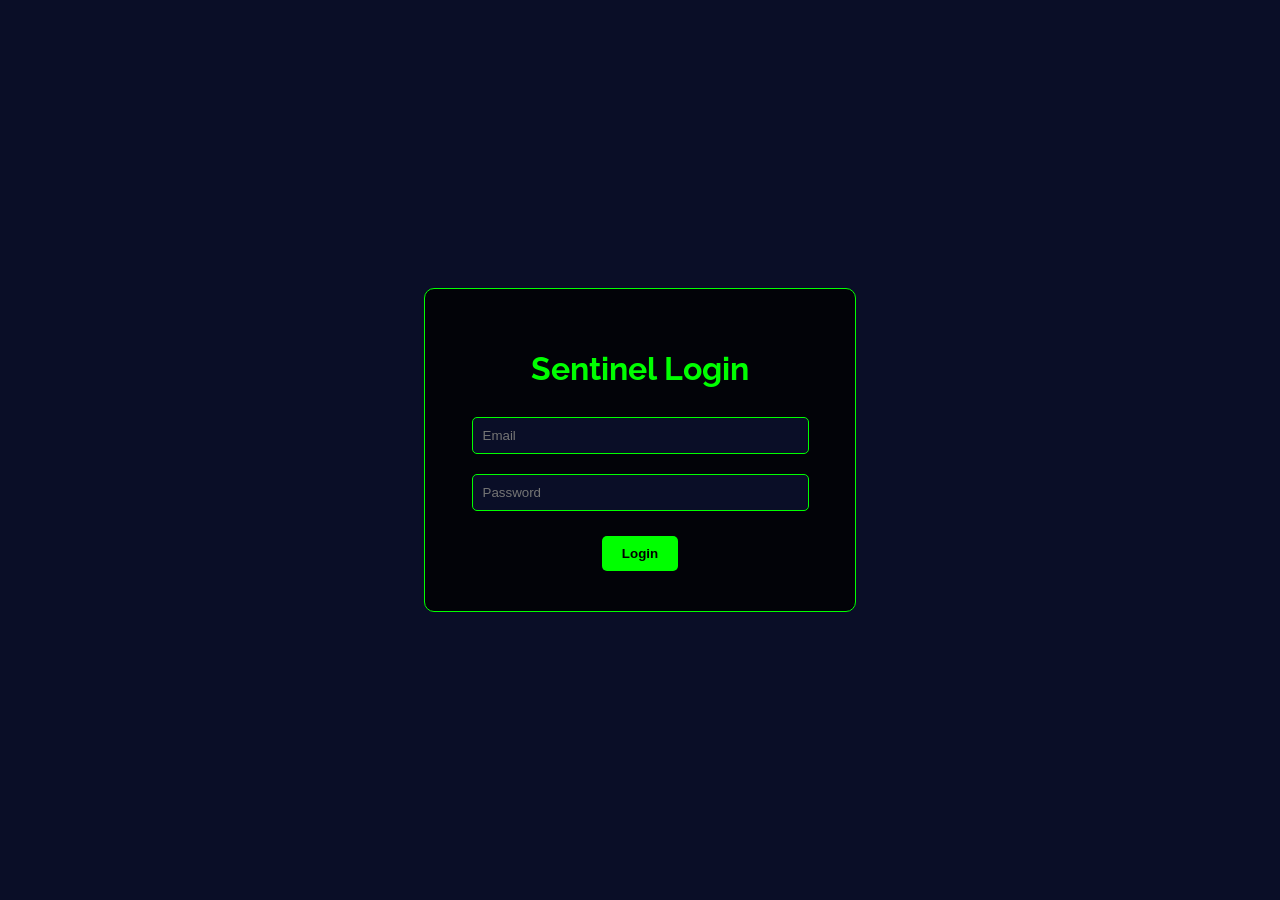
<file: frontend/index.html>
<!DOCTYPE html>
<html lang="en">
<head>
    <meta charset="UTF-8">
    <meta name="viewport" content="width=device-width, initial-scale=1.0">
    <title>Sentinel - Login</title>
    <link href="https://fonts.googleapis.com/css2?family=Raleway:wght@300;400;600;700&display=swap" rel="stylesheet">
    <style>
        body {
            font-family: 'Raleway', sans-serif;
            background-color: #0a0e27;
            color: #00ff00;
            display: flex;
            justify-content: center;
            align-items: center;
            height: 100vh;
            margin: 0;
        }
        .login-container {
            background: rgba(0,0,0,0.8);
            padding: 40px;
            border: 1px solid #00ff00;
            border-radius: 10px;
            width: 350px;
            text-align: center;
        }
        h1 { margin-bottom: 20px; }
        input {
            width: 90%;
            padding: 10px;
            margin: 10px 0;
            border: 1px solid #00ff00;
            border-radius: 5px;
            background: #0a0e27;
            color: #00ff00;
        }
        button {
            padding: 10px 20px;
            margin-top: 15px;
            border: none;
            border-radius: 5px;
            background-color: #00ff00;
            color: #000;
            font-weight: bold;
            cursor: pointer;
        }
        button:hover { background-color: #00cc00; }
    </style>
</head>
<body>
    <div class="login-container">
        <h1>Sentinel Login</h1>
        <input type="email" id="emailInput" placeholder="Email" required><br>
        <input type="password" id="passwordInput" placeholder="Password" required><br>
        <button id="loginBtn">Login</button>
    </div>

    <script>
        document.getElementById("loginBtn").addEventListener("click", () => {
            const email = document.getElementById("emailInput").value.trim();
            const password = document.getElementById("passwordInput").value.trim();

            if (!email || !password) {
                alert("Please enter both email and password.");
                return;
            }

            // Send login request to backend
            fetch("http://localhost:5000/login", {
                method: "POST",
                headers: { "Content-Type": "application/json" },
                body: JSON.stringify({ email, password })
            })
            .then(res => res.json())
            .then(data => {
                if(data.success){
                    // Store email for dashboard use
                    sessionStorage.setItem("email", email);
                    // Redirect to dashboard
                    window.location.href = "dashboard.html";
                } else {
                    alert("Invalid email or password.");
                }
            })
            .catch(err => {
                console.error("Login error:", err);
                alert("Could not connect to server.");
            });
        });
    </script>
</body>
</html>
</file>
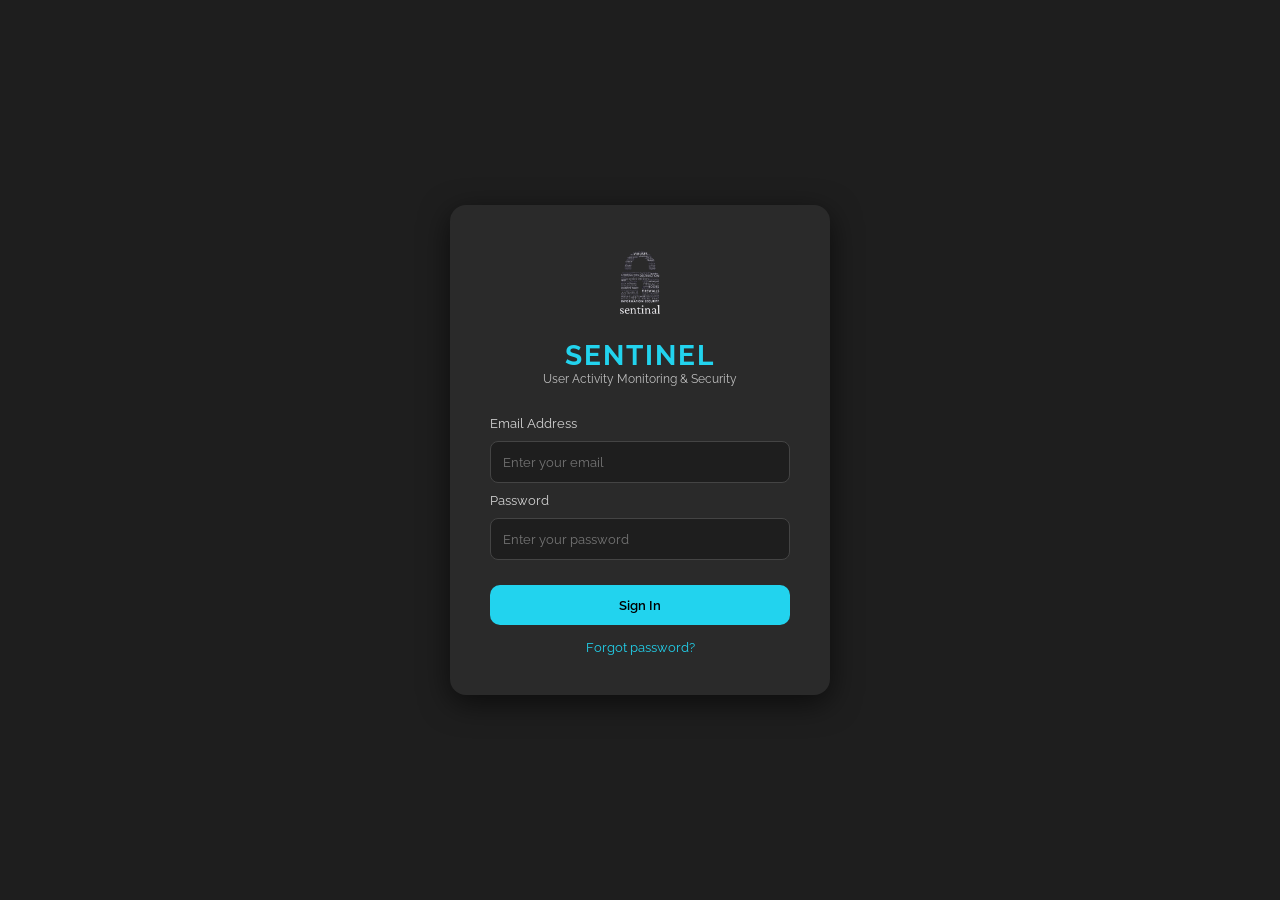
<file: login.html>
<!DOCTYPE html>
<html lang="en">
<head>
  <meta charset="UTF-8" />
  <meta name="viewport" content="width=device-width, initial-scale=1.0"/>
  <title>Sentinel – Login</title>

  <!-- Raleway Font -->
  <link href="https://fonts.googleapis.com/css2?family=Raleway:wght@300;400;600;700&display=swap" rel="stylesheet">

  <link rel="stylesheet" href="loginstyle.css" />
</head>
<body>

<script>
  const token = localStorage.getItem("token");
  if (token) {
    window.location.href = "dashboard.html";
  }
</script>

<div class="login-container">

  <!-- LOGO -->
  <div class="logo-section">
    <img src="assets/logo.png" alt="Sentinel Logo" class="logo-icon" />
    <h1 class="logo-text">SENTINEL</h1>
    <p class="tagline">User Activity Monitoring & Security</p>
  </div>

  <!-- FORM -->
  <form class="login-form" id="loginForm">

    <label>Email Address</label>
    <input type="email" id="email" placeholder="Enter your email" required />

    <label>Password</label>
    <input type="password" id="password" placeholder="Enter your password" required />

    <button type="submit" class="login-btn">Sign In</button>

  </form>

  <!-- LINKS -->
  <div class="links">
    <a href="pwdreset.html">Forgot password?</a>
  </div>

</div>

<script src="loginscript.js"></script>
</body>
</html>
</file>
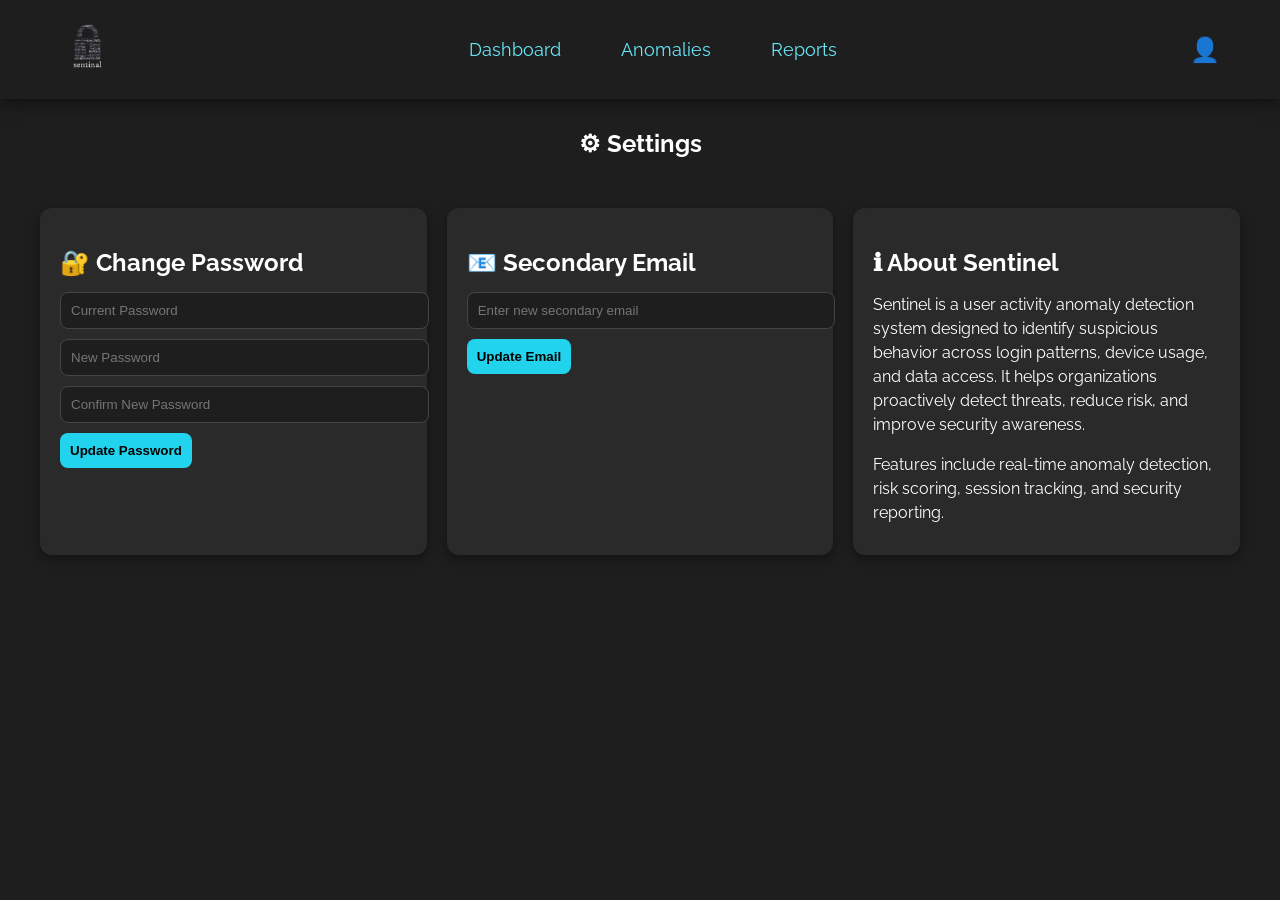
<file: settings.html>
<!DOCTYPE html>
<html lang="en">
<head>
  <meta charset="UTF-8" />
  <meta name="viewport" content="width=device-width, initial-scale=1.0"/>
  <title>Sentinel - Settings</title>

  <!-- Raleway -->
  <link href="https://fonts.googleapis.com/css2?family=Raleway:wght@300;400;600;700&display=swap" rel="stylesheet">

  <link rel="stylesheet" href="settings.css">
</head>
<body>

<!-- NAVBAR -->
<header class="navbar">
  <div class="nav-left">
    <img src="assets/logo.png" class="logo">
  </div>

  <nav class="nav-center">
    <a href="dashboard.html">Dashboard</a>
    <a href="anomalies.html">Anomalies</a>
    <a href="reports.html">Reports</a>
  </nav>

  <div class="nav-right">
    <div class="profile-wrapper">
      <div class="profile-icon" id="profileIcon">👤</div>
      <div class="profile-dropdown" id="profileDropdown">
        <button onclick="goToUserDetails()">User Details</button>
        <button onclick="goToSettings()">Settings</button>
        <button id="logoutBtn">Logout</button>
      </div>
    </div>
  </div>
</header>

<!-- TITLE -->
<section class="title">
  <h1>⚙ Settings</h1>
</section>

<div class="container">

  <!-- CHANGE PASSWORD -->
  <div class="card">
    <h2>🔐 Change Password</h2>

    <input type="password" id="currentPassword" placeholder="Current Password">
    <input type="password" id="newPassword" placeholder="New Password">
    <input type="password" id="confirmPassword" placeholder="Confirm New Password">

    <button onclick="changePassword()">Update Password</button>
  </div>

  <!-- CHANGE EMAIL -->
  <div class="card">
    <h2>📧 Secondary Email</h2>

    <input type="email" id="secondaryEmail" placeholder="Enter new secondary email">

    <button onclick="updateEmail()">Update Email</button>
  </div>

  <!-- ABOUT -->
  <div class="card about">
    <h2>ℹ About Sentinel</h2>
    <p>
      Sentinel is a user activity anomaly detection system designed to identify suspicious behavior 
      across login patterns, device usage, and data access. It helps organizations proactively detect 
      threats, reduce risk, and improve security awareness.
    </p>

    <p>
      Features include real-time anomaly detection, risk scoring, session tracking, and security reporting.
    </p>
  </div>

</div>

<script src="settings.js"></script>
</body>
</html>
</file>
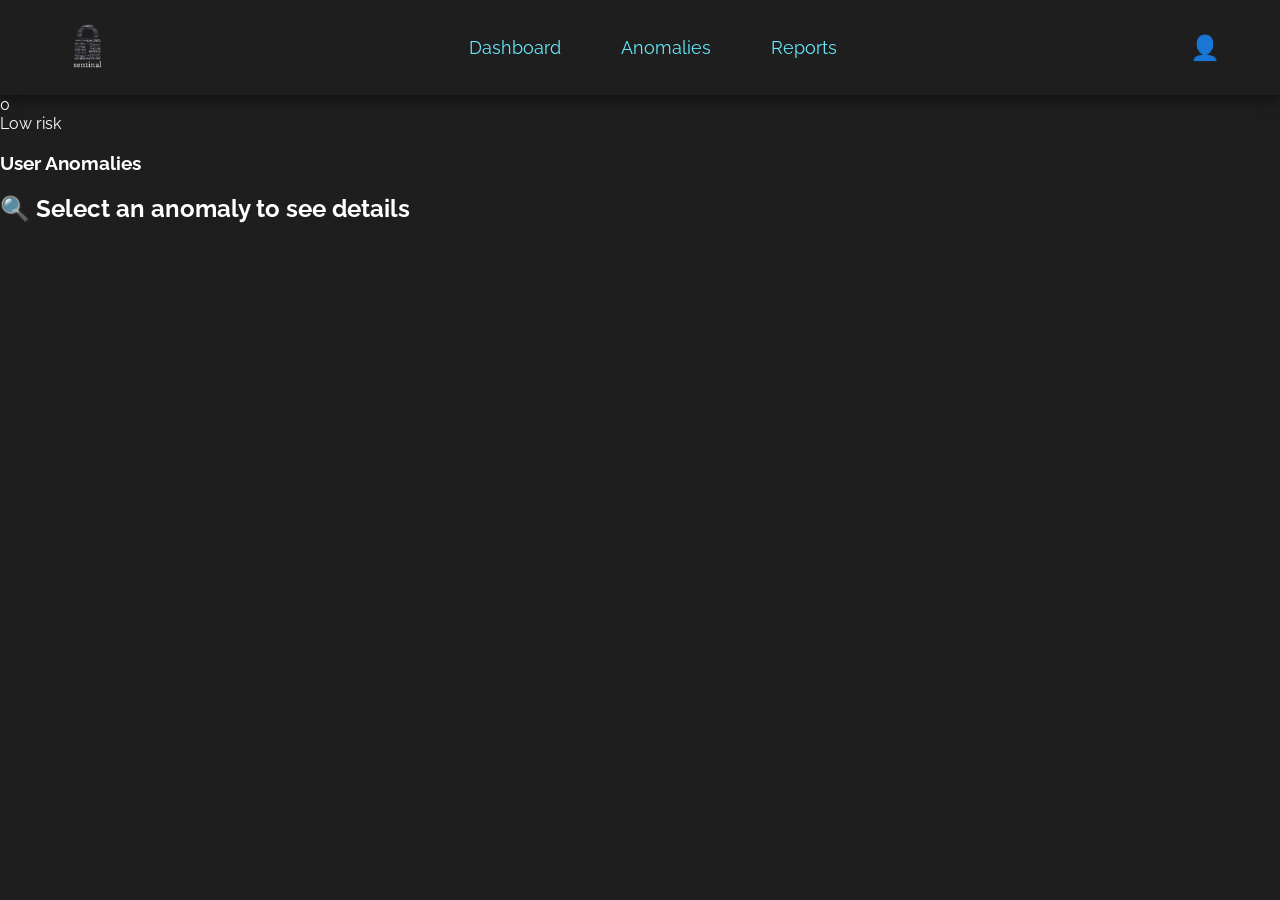
<file: frontend/anomalies.html>
<html lang="en">
<head>
  <meta charset="UTF-8" />
  <meta name="viewport" content="width=device-width, initial-scale=1.0"/>
  <title>Sentinel - Dashboard</title>

  <!-- Raleway -->
  <link href="https://fonts.googleapis.com/css2?family=Raleway:wght@300;400;600;700&display=swap" rel="stylesheet">

  <link rel="stylesheet" href="anomalies.css">
</head>
<body>

<!-- NAVBAR -->
<header class="navbar">
  <div class="nav-left">
    <img src="assets/logo.png" class="logo">
  </div>

  <nav class="nav-center">
    <a href="dashboard.html">Dashboard</a>
    <a href="anomalies.html">Anomalies</a>
    <a href="reports.html">Reports</a>
  </nav>

  <div class="nav-right">
    <div class="profile-wrapper">
      <div class="profile-icon" id="profileIcon">👤</div>
      <div class="profile-dropdown" id="profileDropdown">
        <button onclick="goToUserDetails()">User Details</button>
        <button onclick="goToSettings()">Settings</button>
        <button id="logoutBtn">Logout</button>
      </div>
    </div>
  </div>
</header>


  <section id="riskSection">
    <div id="riskCircle">0</div>
    <div id="riskText">Low risk</div>
  </section>

  <section id="anomalyList">
    <div class="dashboard">
    <div class="card">
  <h3>User Anomalies</h3>
  <div id="anomalyList"></div>
  <div id="detailsPanel" style="margin-top:10px;"></div>
 </div>
  </section>

  <section id="detailsPanel">
    <h2>🔍 Select an anomaly to see details</h2>
  </section>

  <script src="anomalies.js"></script>
</body>
</html>
</file>
<file: loginstyle.css>
* {
  margin: 0;
  padding: 0;
  box-sizing: border-box;
  font-family: 'Raleway', sans-serif;
}

body {
  background: #1E1E1E;
  height: 100vh;
  display: flex;
  justify-content: center;
  align-items: center;
  color: white;
}

/* CONTAINER */
.login-container {
  width: 380px;
  padding: 40px;
  background: #2a2a2a;
  border-radius: 16px;
  box-shadow: 0 8px 30px rgba(0,0,0,0.6);
}

/* LOGO */
.logo-section {
  text-align: center;
  margin-bottom: 30px;
}

.logo-icon {
  width: 80px;
  margin-bottom: 10px;
}

.logo-text {
  font-size: 28px;
  font-weight: 700;
  color: #22d3ee;
  letter-spacing: 2px;
}

.tagline {
  font-size: 12px;
  opacity: 0.7;
}

/* FORM */
.login-form {
  display: flex;
  flex-direction: column;
  gap: 10px;
}

.login-form label {
  font-size: 13px;
  opacity: 0.8;
}

.login-form input {
  padding: 12px;
  border-radius: 8px;
  border: 1px solid #444;
  background: #1E1E1E;
  color: white;
  outline: none;
  transition: 0.2s;
}

.login-form input:focus {
  border-color: #22d3ee;
  box-shadow: 0 0 8px rgba(34, 211, 238, 0.4);
}

/* BUTTON */
.login-btn {
  margin-top: 15px;
  padding: 12px;
  background: #22d3ee;
  color: black;
  border: none;
  border-radius: 10px;
  font-weight: 600;
  cursor: pointer;
  transition: 0.3s;
}

.login-btn:hover {
  background: #67e8f9;
  transform: translateY(-1px);
}

/* LINKS */
.links {
  margin-top: 15px;
  text-align: center;
  font-size: 13px;
}

.links a {
  color: #22d3ee;
  text-decoration: none;
}

.links a:hover {
  text-decoration: underline;
}
</file>
<file: settings.css>
/* RESET */
html, body {
  margin: 0;
  padding: 0;
}

/* BODY */
body {
  background: #1E1E1E;
  font-family: 'Raleway', sans-serif;
  color: white;
}

/* NAVBAR */
.navbar {
  display: flex;
  align-items: center;
  justify-content: space-between;
  padding: 20px 60px;
  background: #1E1E1E;
  box-shadow: 0 4px 15px rgba(0,0,0,0.5);
}

/* LEFT */
.logo {
  width: 55px;
}

/* CENTER NAV */
.nav-center {
  display: flex;
  gap: 60px;
  flex: 1;
  justify-content: center;
}

.nav-center a {
  text-decoration: none;
  color: #67e8f9;
  font-size: 18px;
  transition: 0.3s;
}

.nav-center a:hover {
  color: #22d3ee;
}

.nav-center .active {
  color: #22d3ee;
  font-weight: 600;
}

/* RIGHT */
.nav-right {
  display: flex;
  align-items: center;
}

/* PROFILE */
.profile-wrapper {
  position: relative;
}

.profile-icon {
  font-size: 24px;
  cursor: pointer;
  color: #a78bfa;
}

/* DROPDOWN (ANIMATED) */
.profile-dropdown {
  position: absolute;
  right: 0;
  top: 50px;
  background: #2a2a2a;
  border-radius: 8px;
  padding: 10px;
  min-width: 160px;
  box-shadow: 0 4px 12px rgba(0,0,0,0.5);

  opacity: 0;
  transform: translateY(-10px);
  pointer-events: none;

  transition: all 0.3s cubic-bezier(0.22, 1, 0.36, 1);
}

.profile-dropdown.show {
  opacity: 1;
  transform: translateY(0);
  pointer-events: auto;
}

.profile-dropdown button {
  background: none;
  border: none;
  color: white;
  padding: 10px;
  width: 100%;
  text-align: left;
  cursor: pointer;
  font-size: 14px;
  transition: background 0.2s ease;
}

.profile-dropdown button:hover {
  background: #3a3a3a;
  border-radius: 4px;
}

/* TITLE */
.title {
  text-align: center;
  margin: 30px;
}

/* LAYOUT */
.container {
  display: grid;
  grid-template-columns: repeat(auto-fit, minmax(300px, 1fr));
  gap: 20px;
  padding: 20px 40px;
}

/* CARD */
.card {
  background: #2a2a2a;
  padding: 20px;
  border-radius: 12px;
  box-shadow: 0 4px 12px rgba(0,0,0,0.4);
}

.card h2 {
  margin-bottom: 15px;
}

/* INPUTS */
.card input {
  width: 100%;
  padding: 10px;
  margin-bottom: 10px;
  border-radius: 8px;
  border: 1px solid #444;
  background: #1E1E1E;
  color: white;
}

/* BUTTON */
.card button {
  padding: 10px;
  background: #22d3ee;
  border: none;
  border-radius: 8px;
  cursor: pointer;
  font-weight: 600;
}

.card button:hover {
  background: #67e8f9;
}

/* ABOUT */
.about p {
  margin-bottom: 10px;
  line-height: 1.5;
}
</file>
<file: frontend/anomalies.css>
/* RESET */
html, body {
  margin: 0;
  padding: 0;
}

/* BODY */
body {
  background: #1E1E1E;
  font-family: 'Raleway', sans-serif;
  color: white;
}

/* NAVBAR */
.navbar {
  display: flex;
  align-items: center;
  justify-content: space-between;
  padding: 20px 60px;
  background: #1E1E1E;
  box-shadow: 0 4px 15px rgba(0,0,0,0.5);
}

/* LEFT */
.logo {
  width: 55px;
}

/* CENTER NAV */
.nav-center {
  display: flex;
  gap: 60px;
  flex: 1;
  justify-content: center;
}

.nav-center a {
  text-decoration: none;
  color: #67e8f9;
  font-size: 18px;
  transition: 0.3s;
}

.nav-center a:hover {
  color: #22d3ee;
}

.nav-center .active {
  color: #22d3ee;
  font-weight: 600;
}

/* RIGHT */
.nav-right {
  display: flex;
  align-items: center;
}

/* PROFILE */
.profile-wrapper {
  position: relative;
}

.profile-icon {
  font-size: 24px;
  cursor: pointer;
  color: #a78bfa;
}

/* DROPDOWN (ANIMATED) */
.profile-dropdown {
  position: absolute;
  right: 0;
  top: 50px;
  background: #2a2a2a;
  border-radius: 8px;
  padding: 10px;
  min-width: 160px;
  box-shadow: 0 4px 12px rgba(0,0,0,0.5);

  opacity: 0;
  transform: translateY(-10px);
  pointer-events: none;

  transition: all 0.3s cubic-bezier(0.22, 1, 0.36, 1);
}

.profile-dropdown.show {
  opacity: 1;
  transform: translateY(0);
  pointer-events: auto;
}

.profile-dropdown button {
  background: none;
  border: none;
  color: white;
  padding: 10px;
  width: 100%;
  text-align: left;
  cursor: pointer;
  font-size: 14px;
  transition: background 0.2s ease;
}

.profile-dropdown button:hover {
  background: #3a3a3a;
  border-radius: 4px;
}

/* TITLE */
.title {
  text-align: center;
  margin: 30px;
}

/* LAYOUT */
.container {
  display: grid;
  grid-template-columns: 2fr 1fr;
  gap: 20px;
  padding: 20px 40px;
}

/* ANOMALY CARDS */
.anomaly-card {
  background: #2a2a2a;
  padding: 15px;
  border-radius: 10px;
  margin-bottom: 15px;
  cursor: pointer;
  transition: 0.2s;
}

.anomaly-card:hover {
  transform: translateY(-3px);
}

/* SEVERITY COLORS */
.high { border-left: 5px solid red; }
.medium { border-left: 5px solid orange; }
.low { border-left: 5px solid green; }

/* DETAILS PANEL */
.details-panel {
  background: #2a2a2a;
  padding: 20px;
  border-radius: 10px;
  min-height: 300px;
}

/* BUTTONS */
.actions button {
  margin-top: 10px;
  margin-right: 5px;
  padding: 6px 10px;
  border: none;
  border-radius: 5px;
  cursor: pointer;
}

.confirm { background: #22d3ee; }
.report { background: #ef4444; color: white; }
</file>
